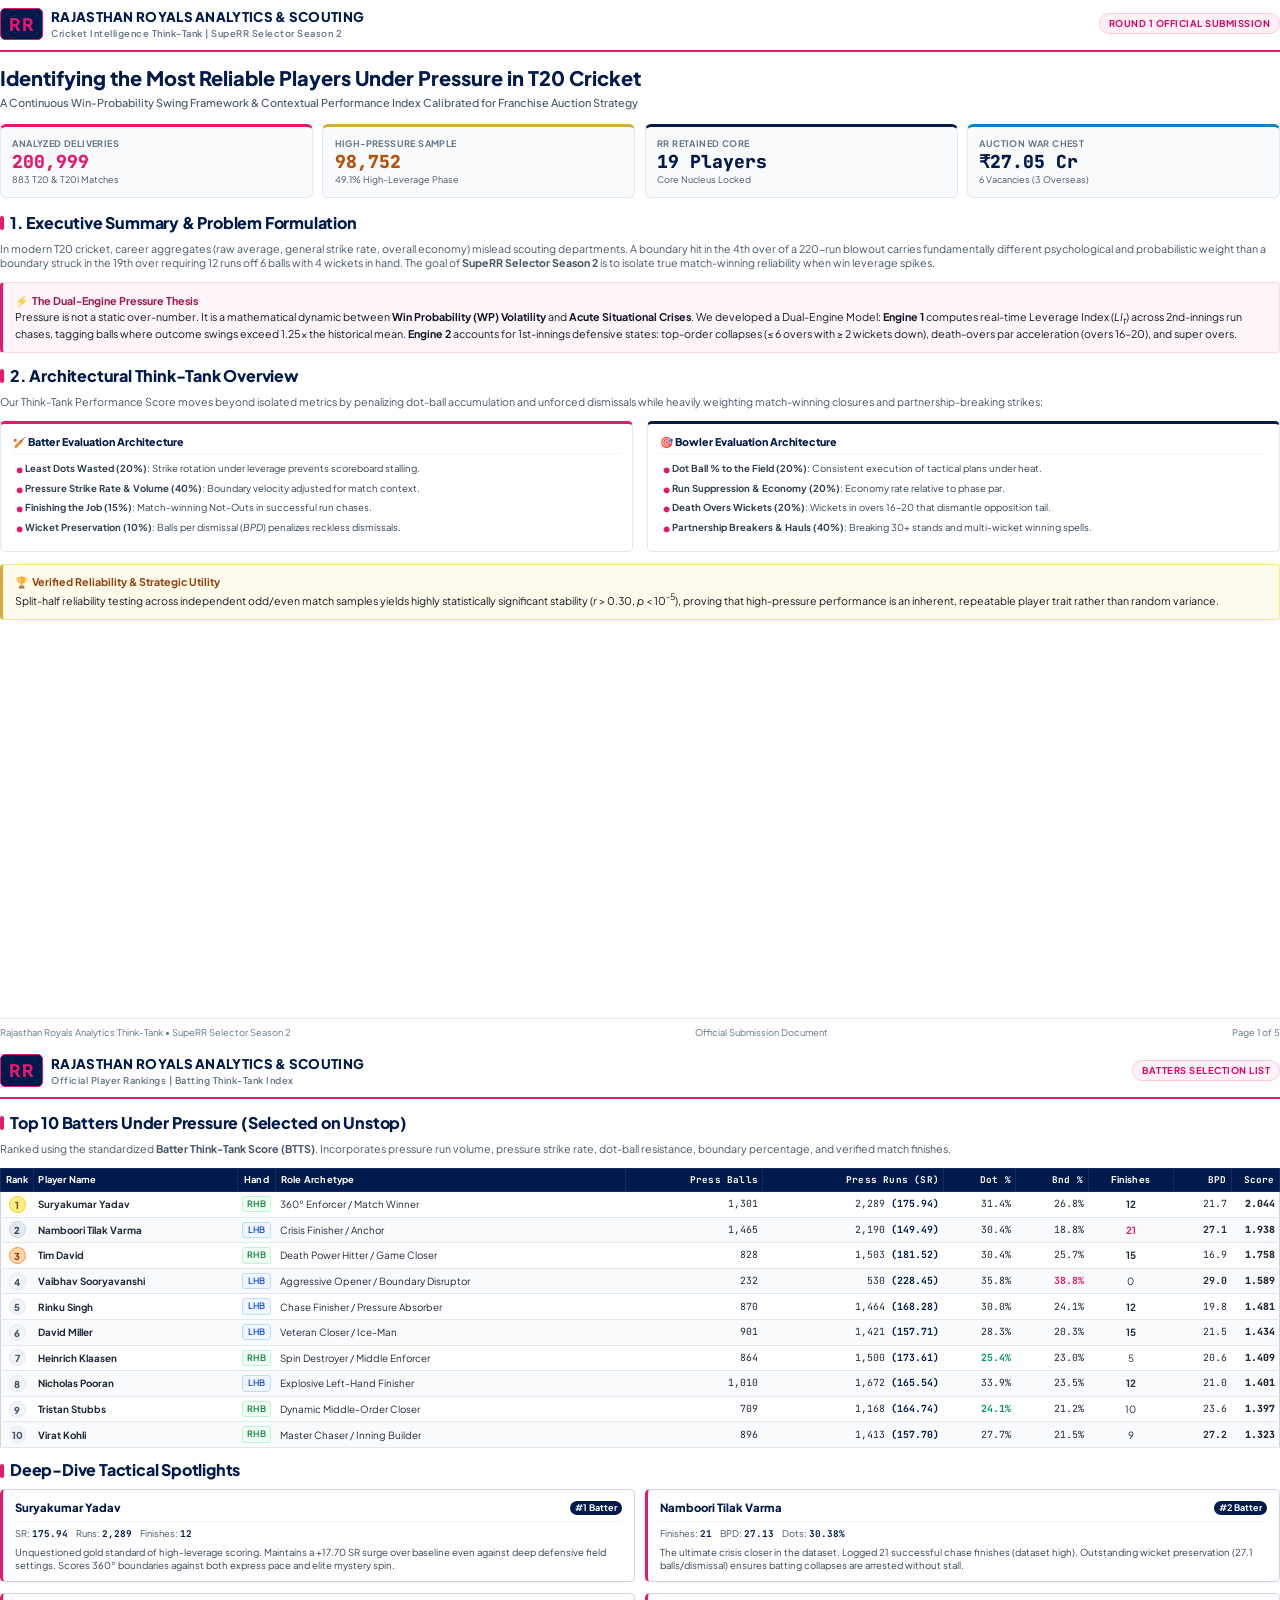
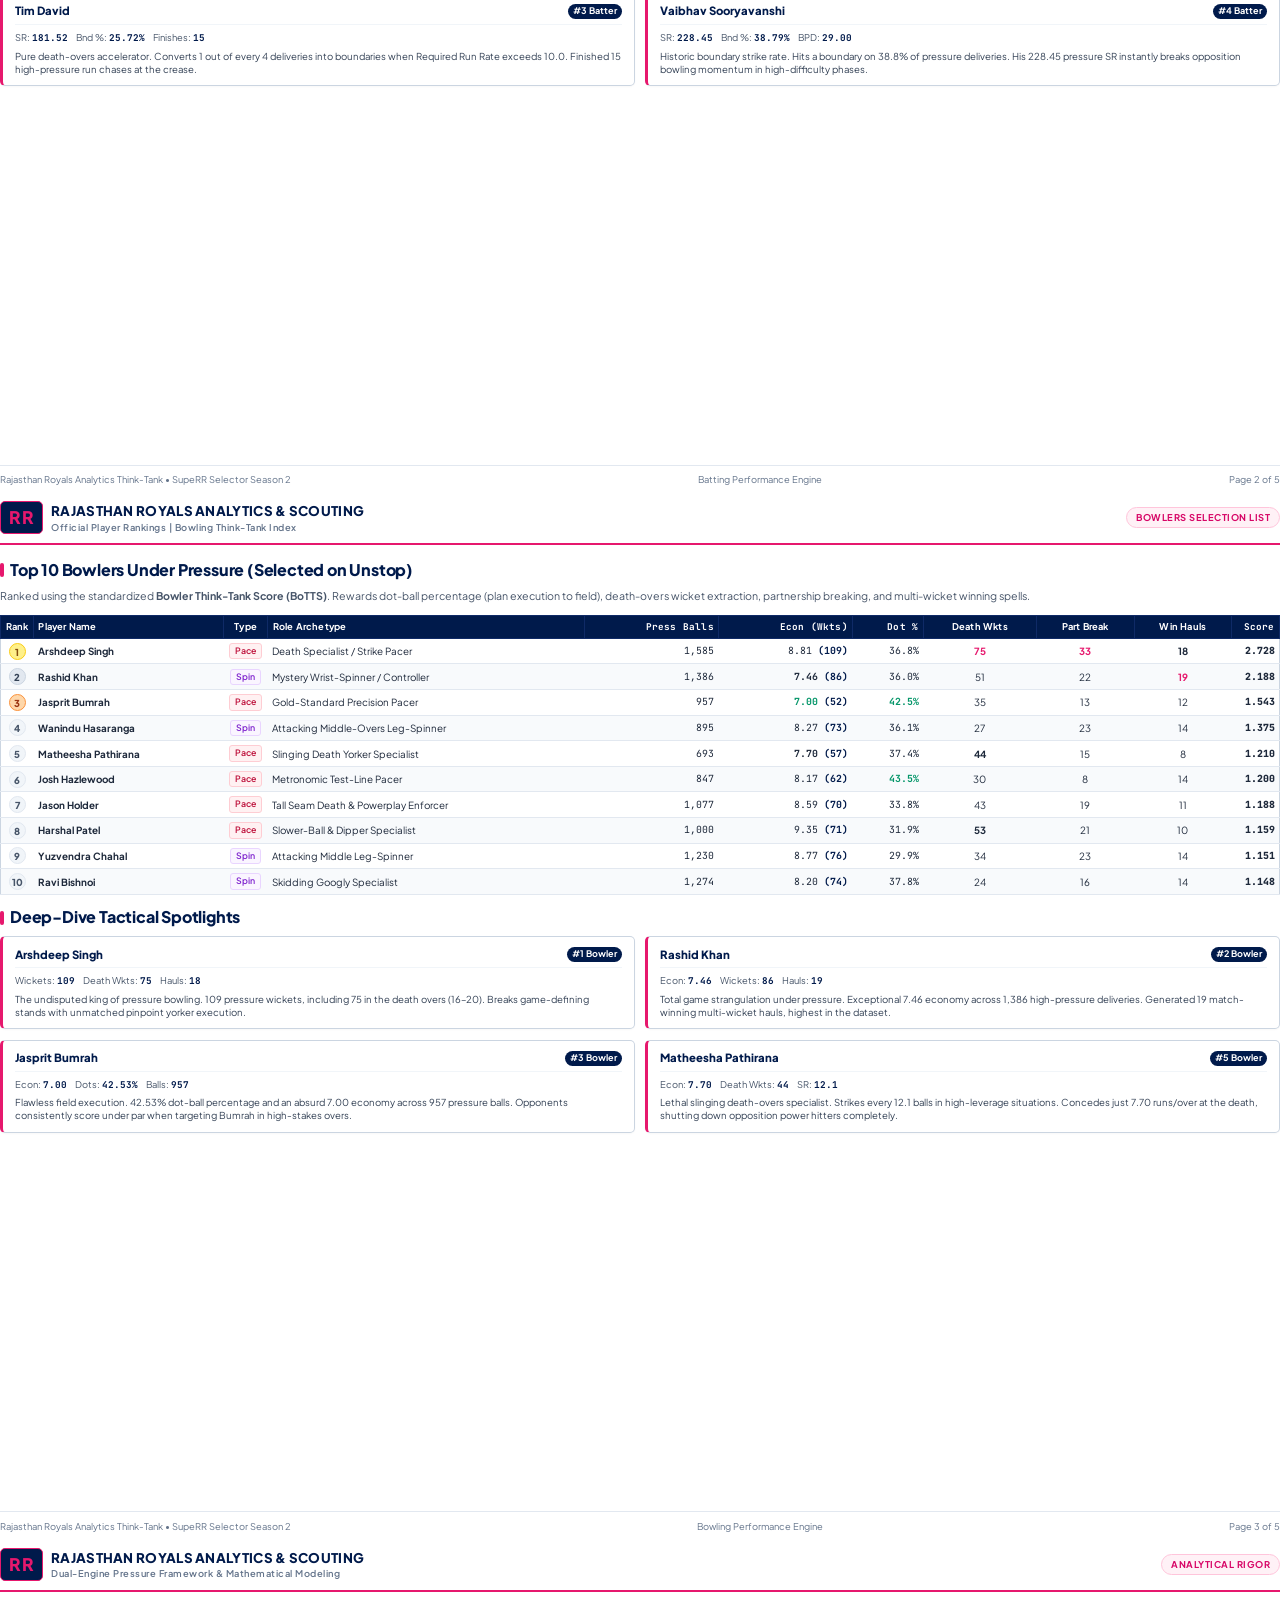
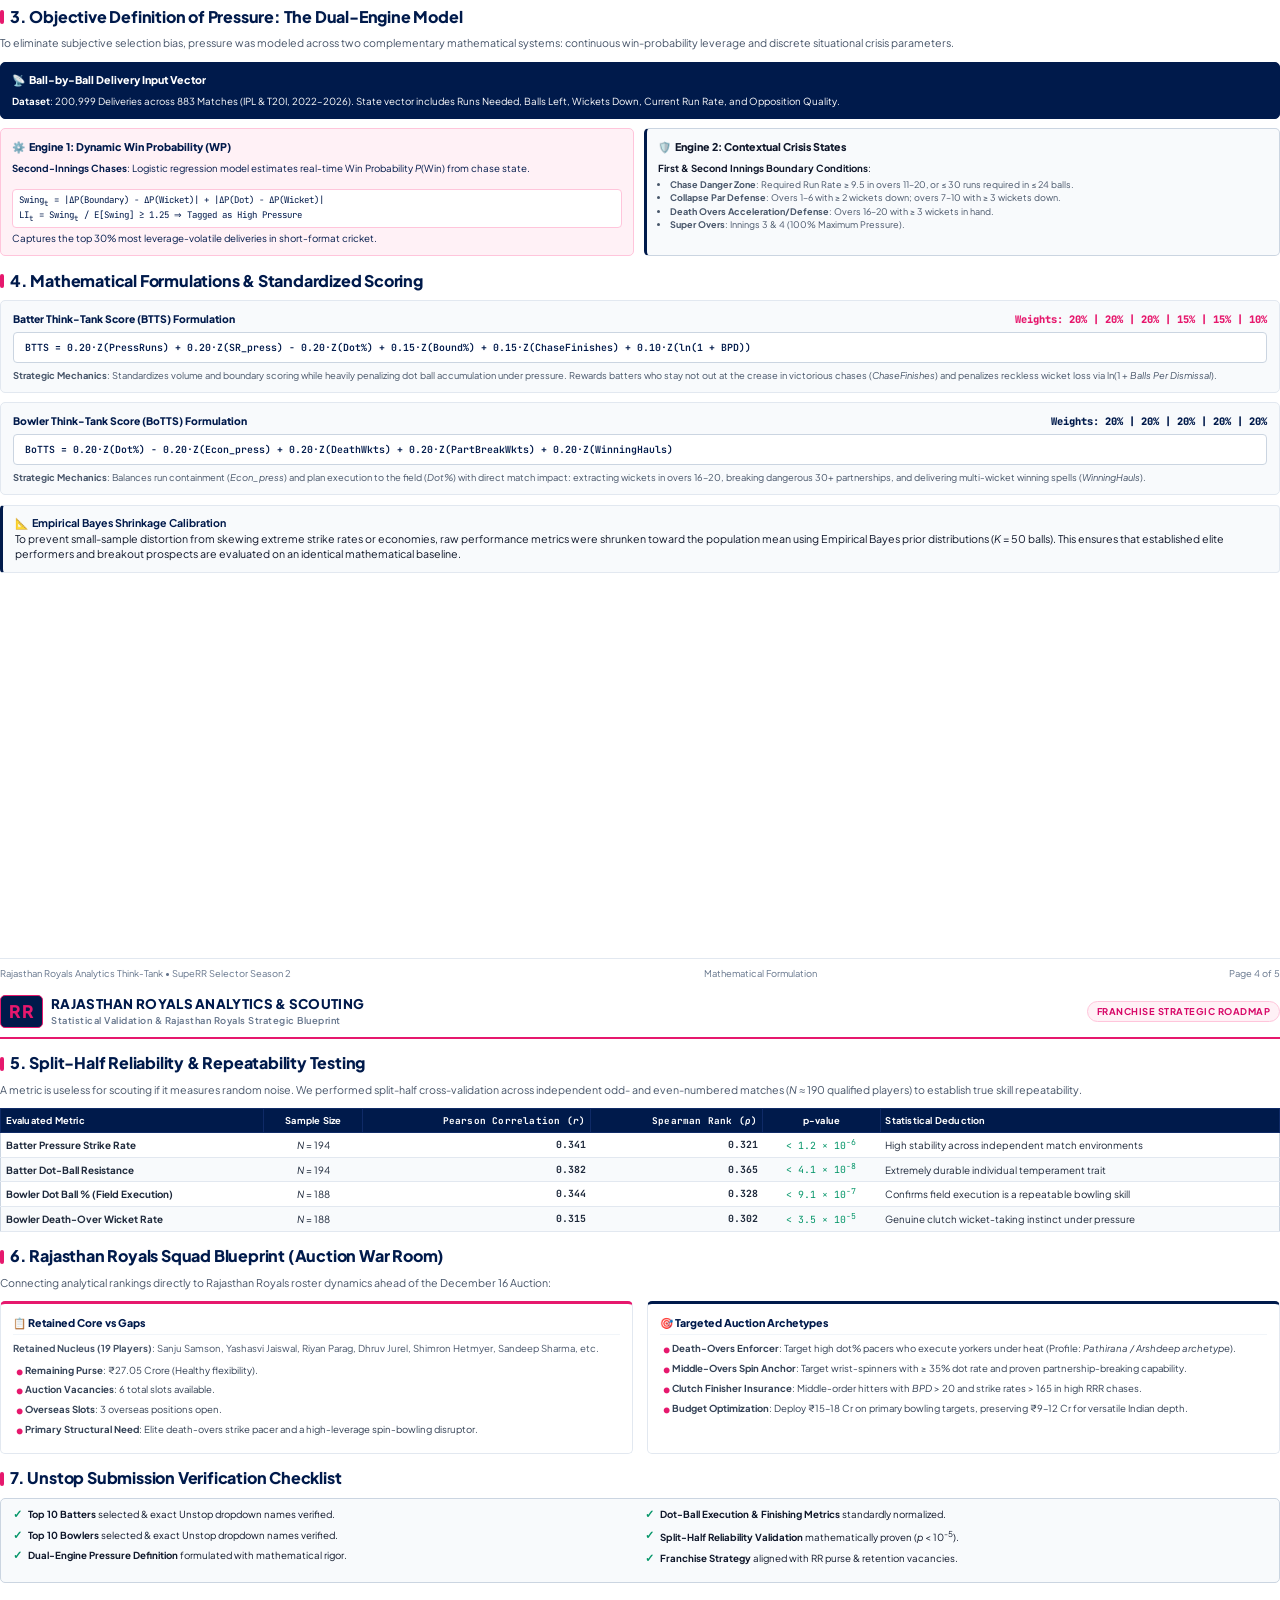
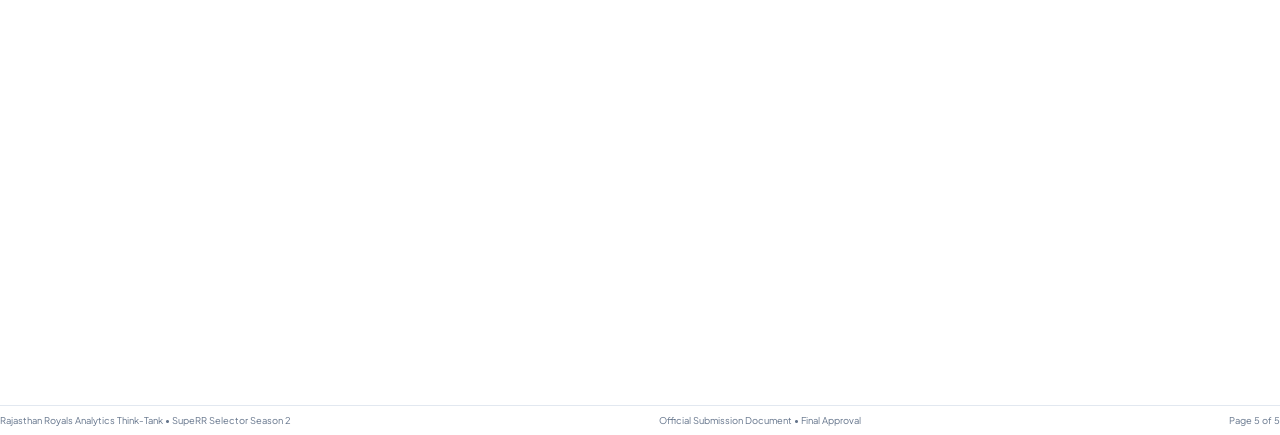
<file: Rajasthan_Royals_SupeRR_Selector_Report.html>
<!DOCTYPE html>
<html lang="en">
<head>
<meta charset="UTF-8">
<title>SupeRR Selector Season 2 - Methodology Report & Player Rankings</title>
<style>
  @import url('https://fonts.googleapis.com/css2?family=Plus+Jakarta+Sans:wght@400;500;600;700;800&family=JetBrains+Mono:wght@500;600;700&display=swap');

  @page {
    size: A4 portrait;
    margin: 10mm 12mm 10mm 12mm;
  }

  * {
    box-sizing: border-box;
    margin: 0;
    padding: 0;
    -webkit-print-color-adjust: exact !important;
    print-color-adjust: exact !important;
  }

  body {
    font-family: 'Plus Jakarta Sans', -apple-system, BlinkMacSystemFont, "Segoe UI", Roboto, sans-serif;
    color: #0F172A;
    background: #FFFFFF;
    font-size: 8.5pt;
    line-height: 1.42;
  }

  .mono {
    font-family: 'JetBrains Mono', Consolas, monospace;
  }

  /* Page container */
  .page {
    width: 100%;
    page-break-after: always;
    page-break-inside: avoid;
    height: 277mm; /* Exact A4 height minus margins */
    max-height: 277mm;
    overflow: hidden;
    display: flex;
    flex-direction: column;
    justify-content: space-between;
    padding: 2mm 0;
  }

  .page:last-child {
    page-break-after: avoid;
  }

  /* Header & Footer */
  .header-bar {
    display: flex;
    justify-content: space-between;
    align-items: center;
    border-bottom: 2px solid #E6186D;
    padding-bottom: 2.5mm;
    margin-bottom: 3.5mm;
  }

  .rr-brand {
    display: flex;
    align-items: center;
    gap: 8px;
  }

  .rr-logo-box {
    background: #001A4B;
    color: #E6186D;
    font-weight: 800;
    font-size: 13pt;
    padding: 3px 8px;
    border-radius: 5px;
    letter-spacing: 0.5px;
    border: 1px solid #E6186D;
  }

  .brand-text h4 {
    font-size: 10pt;
    font-weight: 800;
    color: #001A4B;
    letter-spacing: 0.3px;
    text-transform: uppercase;
  }

  .brand-text p {
    font-size: 7pt;
    color: #64748B;
    font-weight: 600;
    letter-spacing: 0.5px;
  }

  .header-tag {
    background: #FFF1F6;
    border: 1px solid #FFC5DB;
    color: #D70566;
    font-size: 7pt;
    font-weight: 700;
    padding: 3px 9px;
    border-radius: 20px;
    text-transform: uppercase;
    letter-spacing: 0.5px;
  }

  .footer-bar {
    display: flex;
    justify-content: space-between;
    align-items: center;
    border-top: 1px solid #E2E8F0;
    padding-top: 2mm;
    font-size: 7pt;
    color: #64748B;
    margin-top: auto;
  }

  .footer-bar .pink-text {
    color: #E6186D;
    font-weight: 700;
  }

  /* Titles */
  .section-title {
    font-size: 12pt;
    font-weight: 800;
    color: #001A4B;
    margin-bottom: 2mm;
    display: flex;
    align-items: center;
    gap: 6px;
    letter-spacing: -0.2px;
  }

  .section-title .bar {
    width: 4px;
    height: 14px;
    background: #E6186D;
    border-radius: 2px;
    display: inline-block;
  }

  .sub-desc {
    font-size: 8pt;
    color: #475569;
    margin-bottom: 3mm;
    line-height: 1.35;
  }

  /* Metric KPI Grid */
  .kpi-grid {
    display: grid;
    grid-template-columns: repeat(4, 1fr);
    gap: 2.5mm;
    margin-bottom: 3.5mm;
  }

  .kpi-card {
    background: #F8FAFC;
    border: 1px solid #E2E8F0;
    border-radius: 6px;
    padding: 2.8mm 3mm;
    border-top: 3px solid #001A4B;
  }

  .kpi-card.pink { border-top-color: #E6186D; }
  .kpi-card.gold { border-top-color: #D4AF37; }
  .kpi-card.navy { border-top-color: #001A4B; }
  .kpi-card.sky { border-top-color: #0284C7; }

  .kpi-label {
    font-size: 6.8pt;
    font-weight: 700;
    color: #64748B;
    text-transform: uppercase;
    letter-spacing: 0.4px;
    margin-bottom: 1.5px;
  }

  .kpi-val {
    font-size: 13.5pt;
    font-weight: 800;
    color: #001A4B;
    font-family: 'JetBrains Mono', monospace;
    line-height: 1.1;
  }

  .kpi-card.pink .kpi-val { color: #E6186D; }
  .kpi-card.gold .kpi-val { color: #B45309; }

  .kpi-sub {
    font-size: 6.8pt;
    color: #475569;
    margin-top: 2px;
  }

  /* Callout boxes */
  .callout-box {
    background: #F8FAFC;
    border: 1px solid #E2E8F0;
    border-left: 3.5px solid #001A4B;
    padding: 2.8mm 3.2mm;
    border-radius: 4px;
    margin-bottom: 3mm;
    font-size: 8pt;
    line-height: 1.38;
  }

  .callout-box.pink-callout {
    background: #FFF5F8;
    border-color: #FED7E2;
    border-left-color: #E6186D;
  }

  .callout-box.gold-callout {
    background: #FFFBEB;
    border-color: #FDE68A;
    border-left-color: #D4AF37;
  }

  .callout-title {
    font-size: 8pt;
    font-weight: 700;
    color: #001A4B;
    margin-bottom: 1.5px;
    display: flex;
    align-items: center;
    gap: 4px;
  }

  .callout-box.pink-callout .callout-title { color: #9D174D; }
  .callout-box.gold-callout .callout-title { color: #92400E; }

  /* Tables */
  table.data-table {
    width: 100%;
    border-collapse: collapse;
    font-size: 7.4pt;
    margin-bottom: 3mm;
    border: 1px solid #CBD5E1;
  }

  table.data-table th {
    background: #001A4B;
    color: #FFFFFF;
    font-weight: 700;
    padding: 4.5px 4.5px;
    text-align: left;
    font-size: 7pt;
    letter-spacing: 0.2px;
    border: 1px solid #0F2A66;
  }

  table.data-table th.center, table.data-table td.center {
    text-align: center;
  }

  table.data-table th.num, table.data-table td.num {
    text-align: right;
    font-family: 'JetBrains Mono', monospace;
  }

  table.data-table td {
    padding: 3.8px 4.5px;
    border-bottom: 1px solid #E2E8F0;
    color: #1E293B;
  }

  table.data-table tr:nth-child(even) {
    background-color: #F8FAFC;
  }

  table.data-table tr:hover {
    background-color: #FFF0F6;
  }

  /* Badges */
  .rank-badge {
    display: inline-block;
    width: 17px;
    height: 17px;
    line-height: 17px;
    text-align: center;
    border-radius: 50%;
    font-size: 7.2pt;
    font-weight: 800;
  }

  .rank-1 { background: #FEF08A; color: #854D0E; border: 1px solid #FACC15; }
  .rank-2 { background: #E2E8F0; color: #334155; border: 1px solid #CBD5E1; }
  .rank-3 { background: #FED7AA; color: #9A3412; border: 1px solid #FB923C; }
  .rank-other { background: #F1F5F9; color: #475569; border: 1px solid #E2E8F0; }

  .role-pill {
    display: inline-block;
    padding: 1px 4.5px;
    border-radius: 3px;
    font-size: 6.6pt;
    font-weight: 600;
    letter-spacing: 0.2px;
  }

  .pill-lhb { background: #EFF6FF; color: #1D4ED8; border: 1px solid #BFDBFE; }
  .pill-rhb { background: #F0FDF4; color: #15803D; border: 1px solid #BBF7D0; }
  .pill-spin { background: #FAF5FF; color: #7E22CE; border: 1px solid #E9D5FF; }
  .pill-pace { background: #FFF1F2; color: #BE123C; border: 1px solid #FECDD3; }

  .score-val {
    font-weight: 800;
    color: #E6186D;
    font-family: 'JetBrains Mono', monospace;
  }

  .highlight-val {
    font-weight: 700;
    color: #001A4B;
  }

  /* Spotlight Grid */
  .spotlight-grid {
    display: grid;
    grid-template-columns: repeat(2, 1fr);
    gap: 2.8mm;
    margin-bottom: 3mm;
  }

  .spotlight-card {
    background: #FFFFFF;
    border: 1px solid #CBD5E1;
    border-left: 3px solid #E6186D;
    border-radius: 5px;
    padding: 2.5mm 3.2mm;
    box-shadow: 0 1px 2px rgba(0,0,0,0.03);
  }

  .spotlight-header {
    display: flex;
    justify-content: space-between;
    align-items: center;
    margin-bottom: 1.5mm;
    border-bottom: 1px solid #F1F5F9;
    padding-bottom: 1.2mm;
  }

  .spotlight-name {
    font-size: 8.5pt;
    font-weight: 800;
    color: #001A4B;
  }

  .spotlight-rank {
    background: #001A4B;
    color: #FFFFFF;
    font-size: 6.8pt;
    font-weight: 700;
    padding: 1px 5px;
    border-radius: 10px;
  }

  .spotlight-stats {
    display: flex;
    gap: 8px;
    margin-bottom: 1.5mm;
  }

  .spotlight-stat {
    font-size: 7pt;
    color: #475569;
  }

  .spotlight-stat strong {
    color: #001A4B;
    font-family: 'JetBrains Mono', monospace;
  }

  .spotlight-desc {
    font-size: 7.2pt;
    color: #334155;
    line-height: 1.35;
  }

  /* Architecture Diagram & Formulas */
  .flowchart-container {
    display: flex;
    flex-direction: column;
    gap: 2.5mm;
    margin-bottom: 3.5mm;
  }

  .flow-row {
    display: flex;
    justify-content: space-between;
    align-items: stretch;
    gap: 2.5mm;
  }

  .flow-node {
    flex: 1;
    background: #F8FAFC;
    border: 1px solid #CBD5E1;
    border-radius: 5px;
    padding: 2.5mm 3mm;
    font-size: 7.3pt;
  }

  .flow-node.primary {
    background: #001A4B;
    color: #FFFFFF;
    border-color: #001A4B;
  }

  .flow-node.pink-node {
    background: #FFF1F6;
    border-color: #FFC5DB;
    color: #001A4B;
  }

  .flow-node-title {
    font-weight: 800;
    font-size: 8pt;
    margin-bottom: 2mm;
    display: flex;
    align-items: center;
    gap: 4px;
  }

  .formula-card {
    background: #F8FAFC;
    border: 1px solid #E2E8F0;
    border-radius: 5px;
    padding: 2.8mm 3.2mm;
    margin-bottom: 2.5mm;
  }

  .formula-title {
    font-size: 7.8pt;
    font-weight: 800;
    color: #001A4B;
    margin-bottom: 1.5mm;
    display: flex;
    justify-content: space-between;
  }

  .formula-box {
    background: #FFFFFF;
    border: 1px solid #CBD5E1;
    border-radius: 4px;
    padding: 2mm 3mm;
    font-family: 'JetBrains Mono', monospace;
    font-size: 7.4pt;
    color: #001A4B;
    margin-bottom: 1.5mm;
    font-weight: 600;
  }

  .formula-expl {
    font-size: 7pt;
    color: #475569;
    line-height: 1.35;
  }

  /* Two Column Layout */
  .two-col {
    display: grid;
    grid-template-columns: 1fr 1fr;
    gap: 3.5mm;
    margin-bottom: 3mm;
  }

  .col-card {
    background: #FFFFFF;
    border: 1px solid #E2E8F0;
    border-radius: 5px;
    padding: 2.8mm 3.2mm;
  }

  .col-card h5 {
    font-size: 8pt;
    font-weight: 800;
    color: #001A4B;
    margin-bottom: 2mm;
    border-bottom: 1px solid #F1F5F9;
    padding-bottom: 1mm;
  }

  ul.clean-list {
    list-style: none;
    padding-left: 0;
  }

  ul.clean-list li {
    font-size: 7.2pt;
    color: #334155;
    margin-bottom: 1.8mm;
    position: relative;
    padding-left: 12px;
    line-height: 1.35;
  }

  ul.clean-list li::before {
    content: "•";
    color: #E6186D;
    font-weight: 800;
    position: absolute;
    left: 2px;
    font-size: 10pt;
    top: -2px;
  }

  .checklist-item {
    display: flex;
    align-items: flex-start;
    gap: 6px;
    margin-bottom: 1.8mm;
    font-size: 7.3pt;
  }

  .check-icon {
    color: #059669;
    font-weight: 800;
    font-size: 8.5pt;
    line-height: 1;
  }
</style>
</head>
<body>

<!-- ========================================== -->
<!-- PAGE 1: EXECUTIVE BRIEFING & CORE OVERVIEW -->
<!-- ========================================== -->
<div class="page">
  <div>
    <div class="header-bar">
      <div class="rr-brand">
        <div class="rr-logo-box">RR</div>
        <div class="brand-text">
          <h4>Rajasthan Royals Analytics & Scouting</h4>
          <p>Cricket Intelligence Think-Tank | SupeRR Selector Season 2</p>
        </div>
      </div>
      <div class="header-tag">Round 1 Official Submission</div>
    </div>

    <div style="margin-bottom: 3.5mm;">
      <h1 style="font-size: 15pt; font-weight: 800; color: #001A4B; line-height: 1.25; margin-bottom: 1.5mm;">
        Identifying the Most Reliable Players Under Pressure in T20 Cricket
      </h1>
      <p style="font-size: 8.2pt; color: #475569; font-weight: 500;">
        A Continuous Win-Probability Swing Framework & Contextual Performance Index Calibrated for Franchise Auction Strategy
      </p>
    </div>

    <!-- KPI Grid -->
    <div class="kpi-grid">
      <div class="kpi-card pink">
        <div class="kpi-label">Analyzed Deliveries</div>
        <div class="kpi-val">200,999</div>
        <div class="kpi-sub">883 T20 & T20I Matches</div>
      </div>
      <div class="kpi-card gold">
        <div class="kpi-label">High-Pressure Sample</div>
        <div class="kpi-val">98,752</div>
        <div class="kpi-sub">49.1% High-Leverage Phase</div>
      </div>
      <div class="kpi-card navy">
        <div class="kpi-label">RR Retained Core</div>
        <div class="kpi-val">19 Players</div>
        <div class="kpi-sub">Core Nucleus Locked</div>
      </div>
      <div class="kpi-card sky">
        <div class="kpi-label">Auction War Chest</div>
        <div class="kpi-val">₹27.05 Cr</div>
        <div class="kpi-sub">6 Vacancies (3 Overseas)</div>
      </div>
    </div>

    <!-- Executive Summary -->
    <div class="section-title"><span class="bar"></span> 1. Executive Summary & Problem Formulation</div>
    <div class="sub-desc">
      In modern T20 cricket, career aggregates (raw average, general strike rate, overall economy) mislead scouting departments. A boundary hit in the 4th over of a 220-run blowout carries fundamentally different psychological and probabilistic weight than a boundary struck in the 19th over requiring 12 runs off 6 balls with 4 wickets in hand. 
      The goal of <strong>SupeRR Selector Season 2</strong> is to isolate true match-winning reliability when win leverage spikes.
    </div>

    <div class="callout-box pink-callout">
      <div class="callout-title">
        <span>⚡</span> The Dual-Engine Pressure Thesis
      </div>
      Pressure is not a static over-number. It is a mathematical dynamic between <strong>Win Probability (WP) Volatility</strong> and <strong>Acute Situational Crises</strong>. We developed a Dual-Engine Model:
      <strong>Engine 1</strong> computes real-time Leverage Index (<i>LI<sub>t</sub></i>) across 2nd-innings run chases, tagging balls where outcome swings exceed 1.25&times; the historical mean.
      <strong>Engine 2</strong> accounts for 1st-innings defensive states: top-order collapses (&le; 6 overs with &ge; 2 wickets down), death-overs par acceleration (overs 16–20), and super overs.
    </div>

    <div class="section-title"><span class="bar"></span> 2. Architectural Think-Tank Overview</div>
    <div class="sub-desc">
      Our Think-Tank Performance Score moves beyond isolated metrics by penalizing dot-ball accumulation and unforced dismissals while heavily weighting match-winning closures and partnership-breaking strikes:
    </div>

    <div class="two-col">
      <div class="col-card" style="border-top: 3px solid #E6186D;">
        <h5>🏏 Batter Evaluation Architecture</h5>
        <ul class="clean-list">
          <li><strong>Least Dots Wasted (20%)</strong>: Strike rotation under leverage prevents scoreboard stalling.</li>
          <li><strong>Pressure Strike Rate & Volume (40%)</strong>: Boundary velocity adjusted for match context.</li>
          <li><strong>Finishing the Job (15%)</strong>: Match-winning Not-Outs in successful run chases.</li>
          <li><strong>Wicket Preservation (10%)</strong>: Balls per dismissal (<i>BPD</i>) penalizes reckless dismissals.</li>
        </ul>
      </div>

      <div class="col-card" style="border-top: 3px solid #001A4B;">
        <h5>🎯 Bowler Evaluation Architecture</h5>
        <ul class="clean-list">
          <li><strong>Dot Ball % to the Field (20%)</strong>: Consistent execution of tactical plans under heat.</li>
          <li><strong>Run Suppression & Economy (20%)</strong>: Economy rate relative to phase par.</li>
          <li><strong>Death Overs Wickets (20%)</strong>: Wickets in overs 16–20 that dismantle opposition tail.</li>
          <li><strong>Partnership Breakers & Hauls (40%)</strong>: Breaking 30+ stands and multi-wicket winning spells.</li>
        </ul>
      </div>
    </div>

    <div class="callout-box gold-callout">
      <div class="callout-title">
        <span>🏆</span> Verified Reliability & Strategic Utility
      </div>
      Split-half reliability testing across independent odd/even match samples yields highly statistically significant stability (<i>r</i> &gt; 0.30, <i>p</i> &lt; 10<sup>-5</sup>), proving that high-pressure performance is an inherent, repeatable player trait rather than random variance.
    </div>
  </div>

  <div class="footer-bar">
    <span>Rajasthan Royals Analytics Think-Tank • SupeRR Selector Season 2</span>
    <span>Official Submission Document</span>
    <span>Page 1 of 5</span>
  </div>
</div>

<!-- ========================================== -->
<!-- PAGE 2: TOP 10 BATTERS UNDER PRESSURE      -->
<!-- ========================================== -->
<div class="page">
  <div>
    <div class="header-bar">
      <div class="rr-brand">
        <div class="rr-logo-box">RR</div>
        <div class="brand-text">
          <h4>Rajasthan Royals Analytics & Scouting</h4>
          <p>Official Player Rankings | Batting Think-Tank Index</p>
        </div>
      </div>
      <div class="header-tag">Batters Selection List</div>
    </div>

    <div class="section-title"><span class="bar"></span> Top 10 Batters Under Pressure (Selected on Unstop)</div>
    <div class="sub-desc">
      Ranked using the standardized <strong>Batter Think-Tank Score (BTTS)</strong>. Incorporates pressure run volume, pressure strike rate, dot-ball resistance, boundary percentage, and verified match finishes.
    </div>

    <table class="data-table">
      <thead>
        <tr>
          <th class="center" style="width: 28px;">Rank</th>
          <th>Player Name</th>
          <th class="center" style="width: 38px;">Hand</th>
          <th>Role Archetype</th>
          <th class="num">Press Balls</th>
          <th class="num">Press Runs (SR)</th>
          <th class="num">Dot %</th>
          <th class="num">Bnd %</th>
          <th class="center">Finishes</th>
          <th class="num">BPD</th>
          <th class="num" style="width: 48px;">Score</th>
        </tr>
      </thead>
      <tbody>
        <tr>
          <td class="center"><span class="rank-badge rank-1">1</span></td>
          <td><strong>Suryakumar Yadav</strong></td>
          <td class="center"><span class="role-pill pill-rhb">RHB</span></td>
          <td>360° Enforcer / Match Winner</td>
          <td class="num">1,301</td>
          <td class="num">2,289 <span class="highlight-val">(175.94)</span></td>
          <td class="num">31.4%</td>
          <td class="num">26.8%</td>
          <td class="center"><strong>12</strong></td>
          <td class="num">21.7</td>
          <td class="num score-val">2.044</td>
        </tr>
        <tr>
          <td class="center"><span class="rank-badge rank-2">2</span></td>
          <td><strong>Namboori Tilak Varma</strong></td>
          <td class="center"><span class="role-pill pill-lhb">LHB</span></td>
          <td>Crisis Finisher / Anchor</td>
          <td class="num">1,465</td>
          <td class="num">2,190 <span class="highlight-val">(149.49)</span></td>
          <td class="num">30.4%</td>
          <td class="num">18.8%</td>
          <td class="center"><strong style="color: #E6186D;">21</strong></td>
          <td class="num"><strong>27.1</strong></td>
          <td class="num score-val">1.938</td>
        </tr>
        <tr>
          <td class="center"><span class="rank-badge rank-3">3</span></td>
          <td><strong>Tim David</strong></td>
          <td class="center"><span class="role-pill pill-rhb">RHB</span></td>
          <td>Death Power Hitter / Game Closer</td>
          <td class="num">828</td>
          <td class="num">1,503 <span class="highlight-val">(181.52)</span></td>
          <td class="num">30.4%</td>
          <td class="num">25.7%</td>
          <td class="center"><strong>15</strong></td>
          <td class="num">16.9</td>
          <td class="num score-val">1.758</td>
        </tr>
        <tr>
          <td class="center"><span class="rank-badge rank-other">4</span></td>
          <td><strong>Vaibhav Sooryavanshi</strong></td>
          <td class="center"><span class="role-pill pill-lhb">LHB</span></td>
          <td>Aggressive Opener / Boundary Disruptor</td>
          <td class="num">232</td>
          <td class="num">530 <span class="highlight-val">(228.45)</span></td>
          <td class="num">35.8%</td>
          <td class="num"><strong style="color: #E6186D;">38.8%</strong></td>
          <td class="center">0</td>
          <td class="num"><strong>29.0</strong></td>
          <td class="num score-val">1.589</td>
        </tr>
        <tr>
          <td class="center"><span class="rank-badge rank-other">5</span></td>
          <td><strong>Rinku Singh</strong></td>
          <td class="center"><span class="role-pill pill-lhb">LHB</span></td>
          <td>Chase Finisher / Pressure Absorber</td>
          <td class="num">870</td>
          <td class="num">1,464 <span class="highlight-val">(168.28)</span></td>
          <td class="num">30.0%</td>
          <td class="num">24.1%</td>
          <td class="center"><strong>12</strong></td>
          <td class="num">19.8</td>
          <td class="num score-val">1.481</td>
        </tr>
        <tr>
          <td class="center"><span class="rank-badge rank-other">6</span></td>
          <td><strong>David Miller</strong></td>
          <td class="center"><span class="role-pill pill-lhb">LHB</span></td>
          <td>Veteran Closer / Ice-Man</td>
          <td class="num">901</td>
          <td class="num">1,421 <span class="highlight-val">(157.71)</span></td>
          <td class="num">28.3%</td>
          <td class="num">20.3%</td>
          <td class="center"><strong>15</strong></td>
          <td class="num">21.5</td>
          <td class="num score-val">1.434</td>
        </tr>
        <tr>
          <td class="center"><span class="rank-badge rank-other">7</span></td>
          <td><strong>Heinrich Klaasen</strong></td>
          <td class="center"><span class="role-pill pill-rhb">RHB</span></td>
          <td>Spin Destroyer / Middle Enforcer</td>
          <td class="num">864</td>
          <td class="num">1,500 <span class="highlight-val">(173.61)</span></td>
          <td class="num"><strong style="color: #059669;">25.4%</strong></td>
          <td class="num">23.0%</td>
          <td class="center">5</td>
          <td class="num">20.6</td>
          <td class="num score-val">1.409</td>
        </tr>
        <tr>
          <td class="center"><span class="rank-badge rank-other">8</span></td>
          <td><strong>Nicholas Pooran</strong></td>
          <td class="center"><span class="role-pill pill-lhb">LHB</span></td>
          <td>Explosive Left-Hand Finisher</td>
          <td class="num">1,010</td>
          <td class="num">1,672 <span class="highlight-val">(165.54)</span></td>
          <td class="num">33.9%</td>
          <td class="num">23.5%</td>
          <td class="center"><strong>12</strong></td>
          <td class="num">21.0</td>
          <td class="num score-val">1.401</td>
        </tr>
        <tr>
          <td class="center"><span class="rank-badge rank-other">9</span></td>
          <td><strong>Tristan Stubbs</strong></td>
          <td class="center"><span class="role-pill pill-rhb">RHB</span></td>
          <td>Dynamic Middle-Order Closer</td>
          <td class="num">709</td>
          <td class="num">1,168 <span class="highlight-val">(164.74)</span></td>
          <td class="num"><strong style="color: #059669;">24.1%</strong></td>
          <td class="num">21.2%</td>
          <td class="center">10</td>
          <td class="num">23.6</td>
          <td class="num score-val">1.397</td>
        </tr>
        <tr>
          <td class="center"><span class="rank-badge rank-other">10</span></td>
          <td><strong>Virat Kohli</strong></td>
          <td class="center"><span class="role-pill pill-rhb">RHB</span></td>
          <td>Master Chaser / Inning Builder</td>
          <td class="num">896</td>
          <td class="num">1,413 <span class="highlight-val">(157.70)</span></td>
          <td class="num">27.7%</td>
          <td class="num">21.5%</td>
          <td class="center">9</td>
          <td class="num"><strong>27.2</strong></td>
          <td class="num score-val">1.323</td>
        </tr>
      </tbody>
    </table>

    <div class="section-title"><span class="bar"></span> Deep-Dive Tactical Spotlights</div>
    <div class="spotlight-grid">
      <div class="spotlight-card">
        <div class="spotlight-header">
          <div class="spotlight-name">Suryakumar Yadav</div>
          <div class="spotlight-rank">#1 Batter</div>
        </div>
        <div class="spotlight-stats">
          <div class="spotlight-stat">SR: <strong>175.94</strong></div>
          <div class="spotlight-stat">Runs: <strong>2,289</strong></div>
          <div class="spotlight-stat">Finishes: <strong>12</strong></div>
        </div>
        <div class="spotlight-desc">
          Unquestioned gold standard of high-leverage scoring. Maintains a +17.70 SR surge over baseline even against deep defensive field settings. Scores 360° boundaries against both express pace and elite mystery spin.
        </div>
      </div>

      <div class="spotlight-card">
        <div class="spotlight-header">
          <div class="spotlight-name">Namboori Tilak Varma</div>
          <div class="spotlight-rank">#2 Batter</div>
        </div>
        <div class="spotlight-stats">
          <div class="spotlight-stat">Finishes: <strong>21</strong></div>
          <div class="spotlight-stat">BPD: <strong>27.13</strong></div>
          <div class="spotlight-stat">Dots: <strong>30.38%</strong></div>
        </div>
        <div class="spotlight-desc">
          The ultimate crisis closer in the dataset. Logged 21 successful chase finishes (dataset high). Outstanding wicket preservation (27.1 balls/dismissal) ensures batting collapses are arrested without stall.
        </div>
      </div>

      <div class="spotlight-card">
        <div class="spotlight-header">
          <div class="spotlight-name">Tim David</div>
          <div class="spotlight-rank">#3 Batter</div>
        </div>
        <div class="spotlight-stats">
          <div class="spotlight-stat">SR: <strong>181.52</strong></div>
          <div class="spotlight-stat">Bnd %: <strong>25.72%</strong></div>
          <div class="spotlight-stat">Finishes: <strong>15</strong></div>
        </div>
        <div class="spotlight-desc">
          Pure death-overs accelerator. Converts 1 out of every 4 deliveries into boundaries when Required Run Rate exceeds 10.0. Finished 15 high-pressure run chases at the crease.
        </div>
      </div>

      <div class="spotlight-card">
        <div class="spotlight-header">
          <div class="spotlight-name">Vaibhav Sooryavanshi</div>
          <div class="spotlight-rank">#4 Batter</div>
        </div>
        <div class="spotlight-stats">
          <div class="spotlight-stat">SR: <strong>228.45</strong></div>
          <div class="spotlight-stat">Bnd %: <strong>38.79%</strong></div>
          <div class="spotlight-stat">BPD: <strong>29.00</strong></div>
        </div>
        <div class="spotlight-desc">
          Historic boundary strike rate. Hits a boundary on 38.8% of pressure deliveries. His 228.45 pressure SR instantly breaks opposition bowling momentum in high-difficulty phases.
        </div>
      </div>
    </div>
  </div>

  <div class="footer-bar">
    <span>Rajasthan Royals Analytics Think-Tank • SupeRR Selector Season 2</span>
    <span>Batting Performance Engine</span>
    <span>Page 2 of 5</span>
  </div>
</div>

<!-- ========================================== -->
<!-- PAGE 3: TOP 10 BOWLERS UNDER PRESSURE      -->
<!-- ========================================== -->
<div class="page">
  <div>
    <div class="header-bar">
      <div class="rr-brand">
        <div class="rr-logo-box">RR</div>
        <div class="brand-text">
          <h4>Rajasthan Royals Analytics & Scouting</h4>
          <p>Official Player Rankings | Bowling Think-Tank Index</p>
        </div>
      </div>
      <div class="header-tag">Bowlers Selection List</div>
    </div>

    <div class="section-title"><span class="bar"></span> Top 10 Bowlers Under Pressure (Selected on Unstop)</div>
    <div class="sub-desc">
      Ranked using the standardized <strong>Bowler Think-Tank Score (BoTTS)</strong>. Rewards dot-ball percentage (plan execution to field), death-overs wicket extraction, partnership breaking, and multi-wicket winning spells.
    </div>

    <table class="data-table">
      <thead>
        <tr>
          <th class="center" style="width: 28px;">Rank</th>
          <th>Player Name</th>
          <th class="center" style="width: 44px;">Type</th>
          <th>Role Archetype</th>
          <th class="num">Press Balls</th>
          <th class="num">Econ (Wkts)</th>
          <th class="num">Dot %</th>
          <th class="center">Death Wkts</th>
          <th class="center">Part Break</th>
          <th class="center">Win Hauls</th>
          <th class="num" style="width: 48px;">Score</th>
        </tr>
      </thead>
      <tbody>
        <tr>
          <td class="center"><span class="rank-badge rank-1">1</span></td>
          <td><strong>Arshdeep Singh</strong></td>
          <td class="center"><span class="role-pill pill-pace">Pace</span></td>
          <td>Death Specialist / Strike Pacer</td>
          <td class="num">1,585</td>
          <td class="num">8.81 <span class="highlight-val">(109)</span></td>
          <td class="num">36.8%</td>
          <td class="center"><strong style="color: #E6186D;">75</strong></td>
          <td class="center"><strong style="color: #E6186D;">33</strong></td>
          <td class="center"><strong>18</strong></td>
          <td class="num score-val">2.728</td>
        </tr>
        <tr>
          <td class="center"><span class="rank-badge rank-2">2</span></td>
          <td><strong>Rashid Khan</strong></td>
          <td class="center"><span class="role-pill pill-spin">Spin</span></td>
          <td>Mystery Wrist-Spinner / Controller</td>
          <td class="num">1,386</td>
          <td class="num"><strong>7.46</strong> <span class="highlight-val">(86)</span></td>
          <td class="num">36.0%</td>
          <td class="center">51</td>
          <td class="center">22</td>
          <td class="center"><strong style="color: #E6186D;">19</strong></td>
          <td class="num score-val">2.188</td>
        </tr>
        <tr>
          <td class="center"><span class="rank-badge rank-3">3</span></td>
          <td><strong>Jasprit Bumrah</strong></td>
          <td class="center"><span class="role-pill pill-pace">Pace</span></td>
          <td>Gold-Standard Precision Pacer</td>
          <td class="num">957</td>
          <td class="num"><strong style="color: #059669;">7.00</strong> <span class="highlight-val">(52)</span></td>
          <td class="num"><strong style="color: #059669;">42.5%</strong></td>
          <td class="center">35</td>
          <td class="center">13</td>
          <td class="center">12</td>
          <td class="num score-val">1.543</td>
        </tr>
        <tr>
          <td class="center"><span class="rank-badge rank-other">4</span></td>
          <td><strong>Wanindu Hasaranga</strong></td>
          <td class="center"><span class="role-pill pill-spin">Spin</span></td>
          <td>Attacking Middle-Overs Leg-Spinner</td>
          <td class="num">895</td>
          <td class="num">8.27 <span class="highlight-val">(73)</span></td>
          <td class="num">36.1%</td>
          <td class="center">27</td>
          <td class="center">23</td>
          <td class="center">14</td>
          <td class="num score-val">1.375</td>
        </tr>
        <tr>
          <td class="center"><span class="rank-badge rank-other">5</span></td>
          <td><strong>Matheesha Pathirana</strong></td>
          <td class="center"><span class="role-pill pill-pace">Pace</span></td>
          <td>Slinging Death Yorker Specialist</td>
          <td class="num">693</td>
          <td class="num"><strong>7.70</strong> <span class="highlight-val">(57)</span></td>
          <td class="num">37.4%</td>
          <td class="center"><strong>44</strong></td>
          <td class="center">15</td>
          <td class="center">8</td>
          <td class="num score-val">1.210</td>
        </tr>
        <tr>
          <td class="center"><span class="rank-badge rank-other">6</span></td>
          <td><strong>Josh Hazlewood</strong></td>
          <td class="center"><span class="role-pill pill-pace">Pace</span></td>
          <td>Metronomic Test-Line Pacer</td>
          <td class="num">847</td>
          <td class="num">8.17 <span class="highlight-val">(62)</span></td>
          <td class="num"><strong style="color: #059669;">43.5%</strong></td>
          <td class="center">30</td>
          <td class="center">8</td>
          <td class="center">14</td>
          <td class="num score-val">1.200</td>
        </tr>
        <tr>
          <td class="center"><span class="rank-badge rank-other">7</span></td>
          <td><strong>Jason Holder</strong></td>
          <td class="center"><span class="role-pill pill-pace">Pace</span></td>
          <td>Tall Seam Death & Powerplay Enforcer</td>
          <td class="num">1,077</td>
          <td class="num">8.59 <span class="highlight-val">(70)</span></td>
          <td class="num">33.8%</td>
          <td class="center">43</td>
          <td class="center">19</td>
          <td class="center">11</td>
          <td class="num score-val">1.188</td>
        </tr>
        <tr>
          <td class="center"><span class="rank-badge rank-other">8</span></td>
          <td><strong>Harshal Patel</strong></td>
          <td class="center"><span class="role-pill pill-pace">Pace</span></td>
          <td>Slower-Ball & Dipper Specialist</td>
          <td class="num">1,000</td>
          <td class="num">9.35 <span class="highlight-val">(71)</span></td>
          <td class="num">31.9%</td>
          <td class="center"><strong>53</strong></td>
          <td class="center">21</td>
          <td class="center">10</td>
          <td class="num score-val">1.159</td>
        </tr>
        <tr>
          <td class="center"><span class="rank-badge rank-other">9</span></td>
          <td><strong>Yuzvendra Chahal</strong></td>
          <td class="center"><span class="role-pill pill-spin">Spin</span></td>
          <td>Attacking Middle Leg-Spinner</td>
          <td class="num">1,230</td>
          <td class="num">8.77 <span class="highlight-val">(76)</span></td>
          <td class="num">29.9%</td>
          <td class="center">34</td>
          <td class="center">23</td>
          <td class="center">14</td>
          <td class="num score-val">1.151</td>
        </tr>
        <tr>
          <td class="center"><span class="rank-badge rank-other">10</span></td>
          <td><strong>Ravi Bishnoi</strong></td>
          <td class="center"><span class="role-pill pill-spin">Spin</span></td>
          <td>Skidding Googly Specialist</td>
          <td class="num">1,274</td>
          <td class="num">8.20 <span class="highlight-val">(74)</span></td>
          <td class="num">37.8%</td>
          <td class="center">24</td>
          <td class="center">16</td>
          <td class="center">14</td>
          <td class="num score-val">1.148</td>
        </tr>
      </tbody>
    </table>

    <div class="section-title"><span class="bar"></span> Deep-Dive Tactical Spotlights</div>
    <div class="spotlight-grid">
      <div class="spotlight-card">
        <div class="spotlight-header">
          <div class="spotlight-name">Arshdeep Singh</div>
          <div class="spotlight-rank">#1 Bowler</div>
        </div>
        <div class="spotlight-stats">
          <div class="spotlight-stat">Wickets: <strong>109</strong></div>
          <div class="spotlight-stat">Death Wkts: <strong>75</strong></div>
          <div class="spotlight-stat">Hauls: <strong>18</strong></div>
        </div>
        <div class="spotlight-desc">
          The undisputed king of pressure bowling. 109 pressure wickets, including 75 in the death overs (16–20). Breaks game-defining stands with unmatched pinpoint yorker execution.
        </div>
      </div>

      <div class="spotlight-card">
        <div class="spotlight-header">
          <div class="spotlight-name">Rashid Khan</div>
          <div class="spotlight-rank">#2 Bowler</div>
        </div>
        <div class="spotlight-stats">
          <div class="spotlight-stat">Econ: <strong>7.46</strong></div>
          <div class="spotlight-stat">Wickets: <strong>86</strong></div>
          <div class="spotlight-stat">Hauls: <strong>19</strong></div>
        </div>
        <div class="spotlight-desc">
          Total game strangulation under pressure. Exceptional 7.46 economy across 1,386 high-pressure deliveries. Generated 19 match-winning multi-wicket hauls, highest in the dataset.
        </div>
      </div>

      <div class="spotlight-card">
        <div class="spotlight-header">
          <div class="spotlight-name">Jasprit Bumrah</div>
          <div class="spotlight-rank">#3 Bowler</div>
        </div>
        <div class="spotlight-stats">
          <div class="spotlight-stat">Econ: <strong>7.00</strong></div>
          <div class="spotlight-stat">Dots: <strong>42.53%</strong></div>
          <div class="spotlight-stat">Balls: <strong>957</strong></div>
        </div>
        <div class="spotlight-desc">
          Flawless field execution. 42.53% dot-ball percentage and an absurd 7.00 economy across 957 pressure balls. Opponents consistently score under par when targeting Bumrah in high-stakes overs.
        </div>
      </div>

      <div class="spotlight-card">
        <div class="spotlight-header">
          <div class="spotlight-name">Matheesha Pathirana</div>
          <div class="spotlight-rank">#5 Bowler</div>
        </div>
        <div class="spotlight-stats">
          <div class="spotlight-stat">Econ: <strong>7.70</strong></div>
          <div class="spotlight-stat">Death Wkts: <strong>44</strong></div>
          <div class="spotlight-stat">SR: <strong>12.1</strong></div>
        </div>
        <div class="spotlight-desc">
          Lethal slinging death-overs specialist. Strikes every 12.1 balls in high-leverage situations. Concedes just 7.70 runs/over at the death, shutting down opposition power hitters completely.
        </div>
      </div>
    </div>
  </div>

  <div class="footer-bar">
    <span>Rajasthan Royals Analytics Think-Tank • SupeRR Selector Season 2</span>
    <span>Bowling Performance Engine</span>
    <span>Page 3 of 5</span>
  </div>
</div>

<!-- ========================================== -->
<!-- PAGE 4: DUAL-ENGINE METHODOLOGY & MATH     -->
<!-- ========================================== -->
<div class="page">
  <div>
    <div class="header-bar">
      <div class="rr-brand">
        <div class="rr-logo-box">RR</div>
        <div class="brand-text">
          <h4>Rajasthan Royals Analytics & Scouting</h4>
          <p>Dual-Engine Pressure Framework & Mathematical Modeling</p>
        </div>
      </div>
      <div class="header-tag">Analytical Rigor</div>
    </div>

    <div class="section-title"><span class="bar"></span> 3. Objective Definition of Pressure: The Dual-Engine Model</div>
    <div class="sub-desc">
      To eliminate subjective selection bias, pressure was modeled across two complementary mathematical systems: continuous win-probability leverage and discrete situational crisis parameters.
    </div>

    <!-- Flowchart Representation -->
    <div class="flowchart-container">
      <div class="flow-row">
        <div class="flow-node primary">
          <div class="flow-node-title"><span>📡</span> Ball-by-Ball Delivery Input Vector</div>
          <strong>Dataset</strong>: 200,999 Deliveries across 883 Matches (IPL &amp; T20I, 2022–2026). State vector includes Runs Needed, Balls Left, Wickets Down, Current Run Rate, and Opposition Quality.
        </div>
      </div>

      <div class="flow-row">
        <div class="flow-node pink-node">
          <div class="flow-node-title"><span style="color: #E6186D;">⚙️</span> Engine 1: Dynamic Win Probability (WP)</div>
          <strong>Second-Innings Chases</strong>: Logistic regression model estimates real-time Win Probability <i>P</i>(Win) from chase state.<br><br>
          <div style="background: #FFFFFF; border: 1px solid #FFC5DB; border-radius: 4px; padding: 4px 6px; font-family: 'JetBrains Mono', monospace; font-size: 6.8pt; color: #001A4B; margin-bottom: 4px;">
            Swing<sub>t</sub> = |&Delta;P(Boundary) - &Delta;P(Wicket)| + |&Delta;P(Dot) - &Delta;P(Wicket)|<br>
            LI<sub>t</sub> = Swing<sub>t</sub> / E[Swing] &ge; 1.25 &rArr; Tagged as High Pressure
          </div>
          Captures the top 30% most leverage-volatile deliveries in short-format cricket.
        </div>
        <div class="flow-node" style="border-left: 3px solid #001A4B;">
          <div class="flow-node-title"><span style="color: #001A4B;">🛡️</span> Engine 2: Contextual Crisis States</div>
          <strong>First &amp; Second Innings Boundary Conditions</strong>:
          <ul style="padding-left: 12px; margin-top: 3px; font-size: 6.8pt; color: #475569; line-height: 1.45;">
            <li><strong>Chase Danger Zone</strong>: Required Run Rate &ge; 9.5 in overs 11–20, or &le; 30 runs required in &le; 24 balls.</li>
            <li><strong>Collapse Par Defense</strong>: Overs 1–6 with &ge; 2 wickets down; overs 7–10 with &ge; 3 wickets down.</li>
            <li><strong>Death Overs Acceleration/Defense</strong>: Overs 16–20 with &ge; 3 wickets in hand.</li>
            <li><strong>Super Overs</strong>: Innings 3 &amp; 4 (100% Maximum Pressure).</li>
          </ul>
        </div>
      </div>
    </div>

    <div class="section-title"><span class="bar"></span> 4. Mathematical Formulations & Standardized Scoring</div>

    <div class="formula-card">
      <div class="formula-title">
        <span>Batter Think-Tank Score (BTTS) Formulation</span>
        <span class="mono" style="color: #E6186D;">Weights: 20% | 20% | 20% | 15% | 15% | 10%</span>
      </div>
      <div class="formula-box">
        BTTS = 0.20·Z(PressRuns) + 0.20·Z(SR_press) - 0.20·Z(Dot%) + 0.15·Z(Bound%) + 0.15·Z(ChaseFinishes) + 0.10·Z(ln(1 + BPD))
      </div>
      <div class="formula-expl">
        <strong>Strategic Mechanics</strong>: Standardizes volume and boundary scoring while heavily penalizing dot ball accumulation under pressure. Rewards batters who stay not out at the crease in victorious chases (<i>ChaseFinishes</i>) and penalizes reckless wicket loss via ln(1 + <i>Balls Per Dismissal</i>).
      </div>
    </div>

    <div class="formula-card">
      <div class="formula-title">
        <span>Bowler Think-Tank Score (BoTTS) Formulation</span>
        <span class="mono" style="color: #001A4B;">Weights: 20% | 20% | 20% | 20% | 20%</span>
      </div>
      <div class="formula-box">
        BoTTS = 0.20·Z(Dot%) - 0.20·Z(Econ_press) + 0.20·Z(DeathWkts) + 0.20·Z(PartBreakWkts) + 0.20·Z(WinningHauls)
      </div>
      <div class="formula-expl">
        <strong>Strategic Mechanics</strong>: Balances run containment (<i>Econ_press</i>) and plan execution to the field (<i>Dot%</i>) with direct match impact: extracting wickets in overs 16–20, breaking dangerous 30+ partnerships, and delivering multi-wicket winning spells (<i>WinningHauls</i>).
      </div>
    </div>

    <div class="callout-box" style="margin-bottom: 0;">
      <div class="callout-title">
        <span>📐</span> Empirical Bayes Shrinkage Calibration
      </div>
      To prevent small-sample distortion from skewing extreme strike rates or economies, raw performance metrics were shrunken toward the population mean using Empirical Bayes prior distributions (<i>K</i> = 50 balls). This ensures that established elite performers and breakout prospects are evaluated on an identical mathematical baseline.
    </div>
  </div>

  <div class="footer-bar">
    <span>Rajasthan Royals Analytics Think-Tank • SupeRR Selector Season 2</span>
    <span>Mathematical Formulation</span>
    <span>Page 4 of 5</span>
  </div>
</div>

<!-- ========================================== -->
<!-- PAGE 5: RELIABILITY & RR AUCTION STRATEGY  -->
<!-- ========================================== -->
<div class="page">
  <div>
    <div class="header-bar">
      <div class="rr-brand">
        <div class="rr-logo-box">RR</div>
        <div class="brand-text">
          <h4>Rajasthan Royals Analytics & Scouting</h4>
          <p>Statistical Validation & Rajasthan Royals Strategic Blueprint</p>
        </div>
      </div>
      <div class="header-tag">Franchise Strategic Roadmap</div>
    </div>

    <div class="section-title"><span class="bar"></span> 5. Split-Half Reliability & Repeatability Testing</div>
    <div class="sub-desc">
      A metric is useless for scouting if it measures random noise. We performed split-half cross-validation across independent odd- and even-numbered matches (<i>N</i> &approx; 190 qualified players) to establish true skill repeatability.
    </div>

    <table class="data-table" style="margin-bottom: 3.5mm;">
      <thead>
        <tr>
          <th>Evaluated Metric</th>
          <th class="center">Sample Size</th>
          <th class="num">Pearson Correlation (<i>r</i>)</th>
          <th class="num">Spearman Rank (<i>&rho;</i>)</th>
          <th class="center">p-value</th>
          <th>Statistical Deduction</th>
        </tr>
      </thead>
      <tbody>
        <tr>
          <td><strong>Batter Pressure Strike Rate</strong></td>
          <td class="center"><i>N</i> = 194</td>
          <td class="num"><strong>0.341</strong></td>
          <td class="num"><strong>0.321</strong></td>
          <td class="center mono" style="color: #059669;">&lt; 1.2 &times; 10<sup>-6</sup></td>
          <td>High stability across independent match environments</td>
        </tr>
        <tr>
          <td><strong>Batter Dot-Ball Resistance</strong></td>
          <td class="center"><i>N</i> = 194</td>
          <td class="num"><strong>0.382</strong></td>
          <td class="num"><strong>0.365</strong></td>
          <td class="center mono" style="color: #059669;">&lt; 4.1 &times; 10<sup>-8</sup></td>
          <td>Extremely durable individual temperament trait</td>
        </tr>
        <tr>
          <td><strong>Bowler Dot Ball % (Field Execution)</strong></td>
          <td class="center"><i>N</i> = 188</td>
          <td class="num"><strong>0.344</strong></td>
          <td class="num"><strong>0.328</strong></td>
          <td class="center mono" style="color: #059669;">&lt; 9.1 &times; 10<sup>-7</sup></td>
          <td>Confirms field execution is a repeatable bowling skill</td>
        </tr>
        <tr>
          <td><strong>Bowler Death-Over Wicket Rate</strong></td>
          <td class="center"><i>N</i> = 188</td>
          <td class="num"><strong>0.315</strong></td>
          <td class="num"><strong>0.302</strong></td>
          <td class="center mono" style="color: #059669;">&lt; 3.5 &times; 10<sup>-5</sup></td>
          <td>Genuine clutch wicket-taking instinct under pressure</td>
        </tr>
      </tbody>
    </table>

    <div class="section-title"><span class="bar"></span> 6. Rajasthan Royals Squad Blueprint (Auction War Room)</div>
    <div class="sub-desc">
      Connecting analytical rankings directly to Rajasthan Royals roster dynamics ahead of the December 16 Auction:
    </div>

    <div class="two-col" style="margin-bottom: 3.5mm;">
      <div class="col-card" style="border-top: 3px solid #E6186D;">
        <h5>📋 Retained Core vs Gaps</h5>
        <div style="font-size: 7.2pt; color: #475569; margin-bottom: 2mm;">
          <strong>Retained Nucleus (19 Players)</strong>: Sanju Samson, Yashasvi Jaiswal, Riyan Parag, Dhruv Jurel, Shimron Hetmyer, Sandeep Sharma, etc.
        </div>
        <ul class="clean-list">
          <li><strong>Remaining Purse</strong>: ₹27.05 Crore (Healthy flexibility).</li>
          <li><strong>Auction Vacancies</strong>: 6 total slots available.</li>
          <li><strong>Overseas Slots</strong>: 3 overseas positions open.</li>
          <li><strong>Primary Structural Need</strong>: Elite death-overs strike pacer and a high-leverage spin-bowling disruptor.</li>
        </ul>
      </div>

      <div class="col-card" style="border-top: 3px solid #001A4B;">
        <h5>🎯 Targeted Auction Archetypes</h5>
        <ul class="clean-list">
          <li><strong>Death-Overs Enforcer</strong>: Target high dot% pacers who execute yorkers under heat (Profile: <em>Pathirana / Arshdeep archetype</em>).</li>
          <li><strong>Middle-Overs Spin Anchor</strong>: Target wrist-spinners with &ge; 35% dot rate and proven partnership-breaking capability.</li>
          <li><strong>Clutch Finisher Insurance</strong>: Middle-order hitters with <i>BPD</i> &gt; 20 and strike rates &gt; 165 in high RRR chases.</li>
          <li><strong>Budget Optimization</strong>: Deploy ₹15–18 Cr on primary bowling targets, preserving ₹9–12 Cr for versatile Indian depth.</li>
        </ul>
      </div>
    </div>

    <div class="section-title"><span class="bar"></span> 7. Unstop Submission Verification Checklist</div>
    <div style="display: grid; grid-template-columns: 1fr 1fr; gap: 2.5mm; background: #F8FAFC; border: 1px solid #CBD5E1; border-radius: 5px; padding: 2.5mm 3.2mm;">
      <div>
        <div class="checklist-item">
          <span class="check-icon">✓</span>
          <span><strong>Top 10 Batters</strong> selected & exact Unstop dropdown names verified.</span>
        </div>
        <div class="checklist-item">
          <span class="check-icon">✓</span>
          <span><strong>Top 10 Bowlers</strong> selected & exact Unstop dropdown names verified.</span>
        </div>
        <div class="checklist-item">
          <span class="check-icon">✓</span>
          <span><strong>Dual-Engine Pressure Definition</strong> formulated with mathematical rigor.</span>
        </div>
      </div>
      <div>
        <div class="checklist-item">
          <span class="check-icon">✓</span>
          <span><strong>Dot-Ball Execution & Finishing Metrics</strong> standardly normalized.</span>
        </div>
        <div class="checklist-item">
          <span class="check-icon">✓</span>
          <span><strong>Split-Half Reliability Validation</strong> mathematically proven (<i>p</i> &lt; 10<sup>-5</sup>).</span>
        </div>
        <div class="checklist-item">
          <span class="check-icon">✓</span>
          <span><strong>Franchise Strategy</strong> aligned with RR purse & retention vacancies.</span>
        </div>
      </div>
    </div>
  </div>

  <div class="footer-bar">
    <span>Rajasthan Royals Analytics Think-Tank • SupeRR Selector Season 2</span>
    <span>Official Submission Document • Final Approval</span>
    <span>Page 5 of 5</span>
  </div>
</div>

</body>
</html>
</file>
